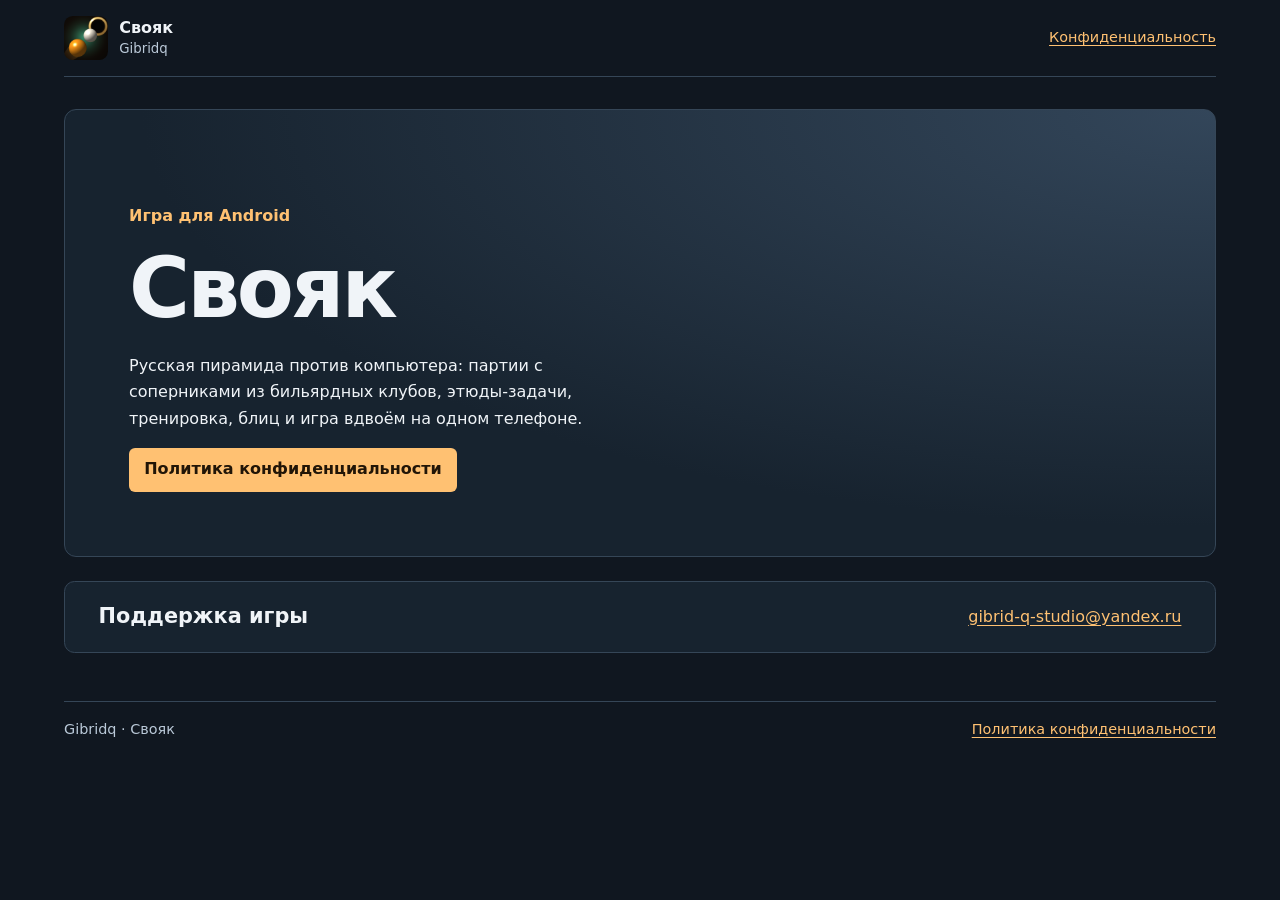
<file: index.html>
<!doctype html>
<html lang="ru">
<head>
  <meta charset="utf-8">
  <meta name="viewport" content="width=device-width, initial-scale=1">
  <meta name="description" content="Свояк от Gibridq. Поддержка и политика конфиденциальности.">
  <title>Свояк · Gibridq</title>
  <link rel="icon" href="assets/icon.png">
  <link rel="stylesheet" href="style.css">
</head>
<body>
  <a class="skip-link" href="#main">К содержанию</a>
  <header class="site-header wrap">
    <a class="brand" href="index.html" aria-current="page">
      <img src="assets/icon.png" width="44" height="44" alt="">
      <span>Свояк <small>Gibridq</small></span>
    </a>
    <nav aria-label="Основная навигация"><a href="privacy-ru.html">Конфиденциальность</a></nav>
  </header>
  <main id="main" class="wrap landing">
    <section class="hero" aria-labelledby="title">
      
      <div class="hero-content">
        <p class="eyebrow">Игра для Android</p>
        <h1 id="title">Свояк</h1>
        <p>Русская пирамида против компьютера: партии с соперниками из бильярдных клубов, этюды-задачи, тренировка, блиц и игра вдвоём на одном телефоне.</p>
        <a class="button" href="privacy-ru.html">Политика конфиденциальности</a>
      </div>
    </section>
    <section class="support" aria-labelledby="support">
      <h2 id="support">Поддержка игры</h2>
      <a href="mailto:gibrid-q-studio@yandex.ru">gibrid-q-studio@yandex.ru</a>
    </section>
  </main>
  <footer class="site-footer wrap">
    <span>Gibridq · Свояк</span>
    <a href="privacy-ru.html">Политика конфиденциальности</a>
  </footer>
</body>
</html>
</file>
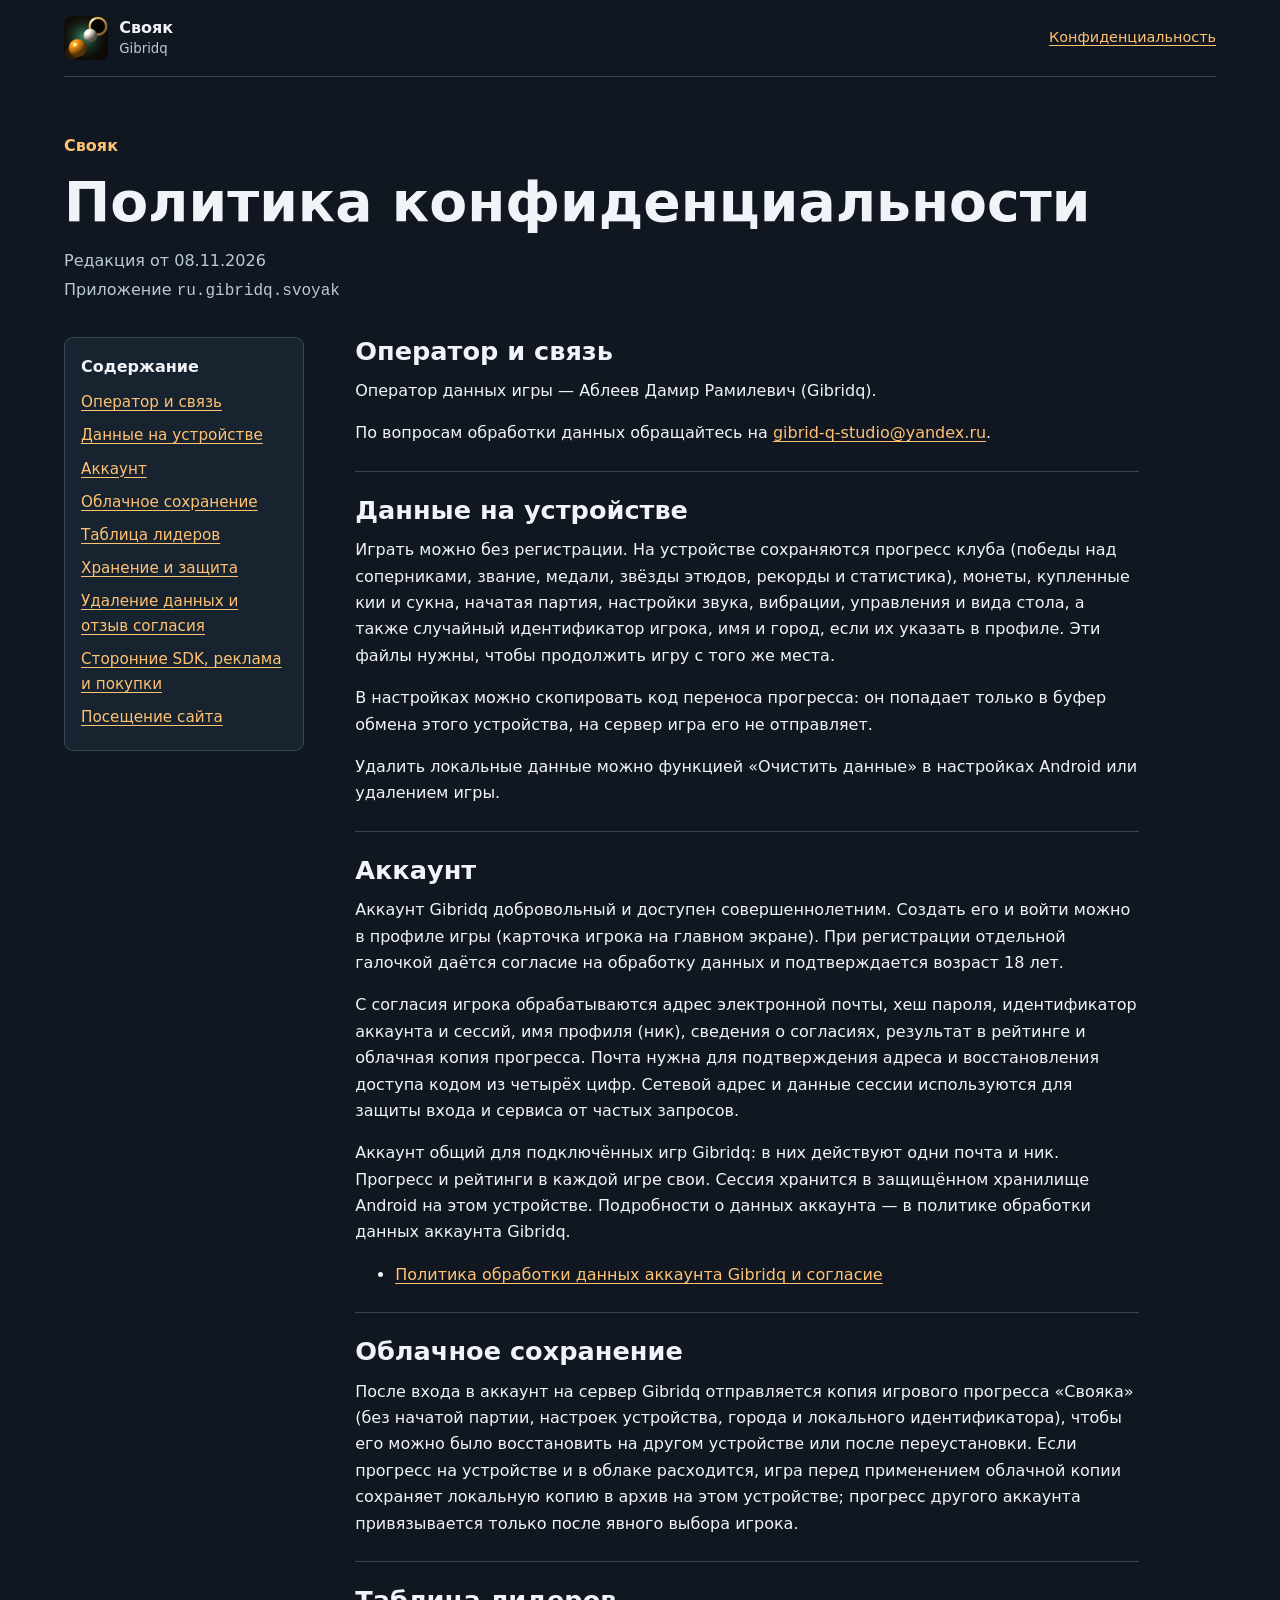
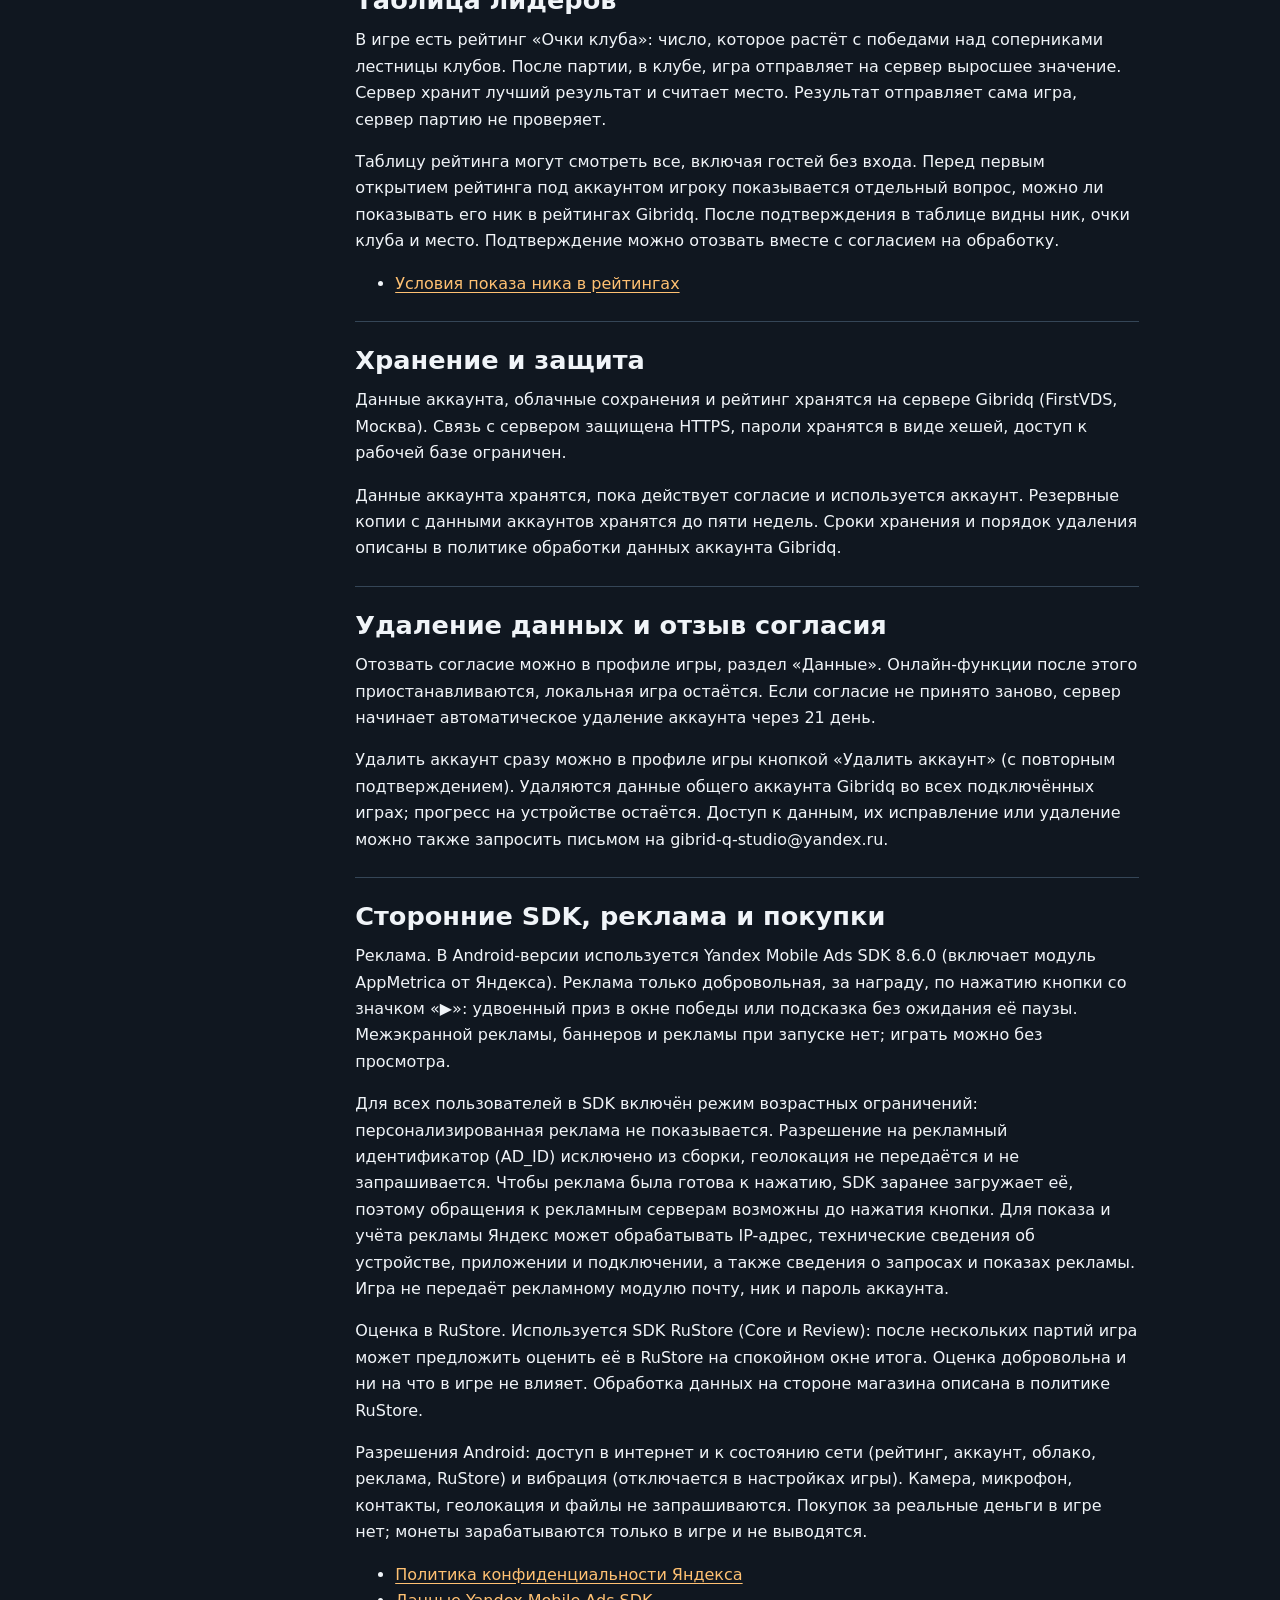
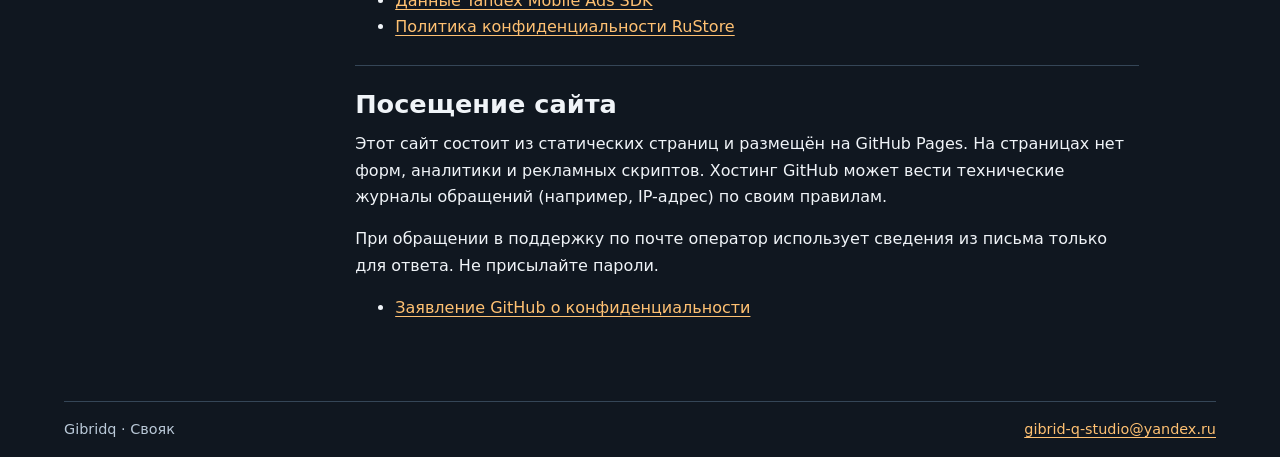
<file: privacy-ru.html>
<!doctype html>
<html lang="ru">
<head>
  <meta charset="utf-8">
  <meta name="viewport" content="width=device-width, initial-scale=1">
  <meta name="description" content="Политика конфиденциальности игры Свояк.">
  <title>Политика конфиденциальности · Свояк</title>
  <link rel="icon" href="assets/icon.png">
  <link rel="stylesheet" href="style.css">
</head>
<body>
  <a class="skip-link" href="#main">К содержанию</a>
  <header class="site-header wrap">
    <a class="brand" href="index.html">
      <img src="assets/icon.png" width="44" height="44" alt="">
      <span>Свояк <small>Gibridq</small></span>
    </a>
    <nav aria-label="Основная навигация"><a href="privacy-ru.html" aria-current="page">Конфиденциальность</a></nav>
  </header>
  <main id="main" class="wrap policy">
    <div class="policy-heading">
      <p class="eyebrow">Свояк</p>
      <h1>Политика конфиденциальности</h1>
      <p class="edition">Редакция от <time datetime="2026-11-08">08.11.2026</time></p>
      <p class="edition">Приложение <code>ru.gibridq.svoyak</code></p>
    </div>
    <div class="policy-layout">
      <nav class="contents" aria-label="Содержание политики">
        <p>Содержание</p>
        <ul>
          <li><a href="#operator">Оператор и связь</a></li>
<li><a href="#local">Данные на устройстве</a></li>
<li><a href="#account">Аккаунт</a></li>
<li><a href="#cloud">Облачное сохранение</a></li>
<li><a href="#ranking">Таблица лидеров</a></li>
<li><a href="#storage">Хранение и защита</a></li>
<li><a href="#delete">Удаление данных и отзыв согласия</a></li>
<li><a href="#sdk">Сторонние SDK, реклама и покупки</a></li>
<li><a href="#site">Посещение сайта</a></li>
        </ul>
      </nav>
      <article class="policy-text">
        <section id="operator"><h2>Оператор и связь</h2>
<p>Оператор данных игры — Аблеев Дамир Рамилевич (Gibridq).</p>
<p>По вопросам обработки данных обращайтесь на <a href="mailto:gibrid-q-studio@yandex.ru">gibrid-q-studio@yandex.ru</a>.</p>
</section>
<section id="local"><h2>Данные на устройстве</h2>
<p>Играть можно без регистрации. На устройстве сохраняются прогресс клуба (победы над соперниками, звание, медали, звёзды этюдов, рекорды и статистика), монеты, купленные кии и сукна, начатая партия, настройки звука, вибрации, управления и вида стола, а также случайный идентификатор игрока, имя и город, если их указать в профиле. Эти файлы нужны, чтобы продолжить игру с того же места.</p>
<p>В настройках можно скопировать код переноса прогресса: он попадает только в буфер обмена этого устройства, на сервер игра его не отправляет.</p>
<p>Удалить локальные данные можно функцией «Очистить данные» в настройках Android или удалением игры.</p>
</section>
<section id="account"><h2>Аккаунт</h2>
<p>Аккаунт Gibridq добровольный и доступен совершеннолетним. Создать его и войти можно в профиле игры (карточка игрока на главном экране). При регистрации отдельной галочкой даётся согласие на обработку данных и подтверждается возраст 18 лет.</p>
<p>С согласия игрока обрабатываются адрес электронной почты, хеш пароля, идентификатор аккаунта и сессий, имя профиля (ник), сведения о согласиях, результат в рейтинге и облачная копия прогресса. Почта нужна для подтверждения адреса и восстановления доступа кодом из четырёх цифр. Сетевой адрес и данные сессии используются для защиты входа и сервиса от частых запросов.</p>
<p>Аккаунт общий для подключённых игр Gibridq: в них действуют одни почта и ник. Прогресс и рейтинги в каждой игре свои. Сессия хранится в защищённом хранилище Android на этом устройстве. Подробности о данных аккаунта — в политике обработки данных аккаунта Gibridq.</p>
<ul><li><a href="https://api.gibridq-studio.ru/privacy/accounts">Политика обработки данных аккаунта Gibridq и согласие</a></li></ul>
</section>
<section id="cloud"><h2>Облачное сохранение</h2>
<p>После входа в аккаунт на сервер Gibridq отправляется копия игрового прогресса «Свояка» (без начатой партии, настроек устройства, города и локального идентификатора), чтобы его можно было восстановить на другом устройстве или после переустановки. Если прогресс на устройстве и в облаке расходится, игра перед применением облачной копии сохраняет локальную копию в архив на этом устройстве; прогресс другого аккаунта привязывается только после явного выбора игрока.</p>
</section>
<section id="ranking"><h2>Таблица лидеров</h2>
<p>В игре есть рейтинг «Очки клуба»: число, которое растёт с победами над соперниками лестницы клубов. После партии, в клубе, игра отправляет на сервер выросшее значение. Сервер хранит лучший результат и считает место. Результат отправляет сама игра, сервер партию не проверяет.</p>
<p>Таблицу рейтинга могут смотреть все, включая гостей без входа. Перед первым открытием рейтинга под аккаунтом игроку показывается отдельный вопрос, можно ли показывать его ник в рейтингах Gibridq. После подтверждения в таблице видны ник, очки клуба и место. Подтверждение можно отозвать вместе с согласием на обработку.</p>
<ul><li><a href="https://api.gibridq-studio.ru/privacy/rating-nickname-v3-svoyak">Условия показа ника в рейтингах</a></li></ul>
</section>
<section id="storage"><h2>Хранение и защита</h2>
<p>Данные аккаунта, облачные сохранения и рейтинг хранятся на сервере Gibridq (FirstVDS, Москва). Связь с сервером защищена HTTPS, пароли хранятся в виде хешей, доступ к рабочей базе ограничен.</p>
<p>Данные аккаунта хранятся, пока действует согласие и используется аккаунт. Резервные копии с данными аккаунтов хранятся до пяти недель. Сроки хранения и порядок удаления описаны в политике обработки данных аккаунта Gibridq.</p>
</section>
<section id="delete"><h2>Удаление данных и отзыв согласия</h2>
<p>Отозвать согласие можно в профиле игры, раздел «Данные». Онлайн-функции после этого приостанавливаются, локальная игра остаётся. Если согласие не принято заново, сервер начинает автоматическое удаление аккаунта через 21 день.</p>
<p>Удалить аккаунт сразу можно в профиле игры кнопкой «Удалить аккаунт» (с повторным подтверждением). Удаляются данные общего аккаунта Gibridq во всех подключённых играх; прогресс на устройстве остаётся. Доступ к данным, их исправление или удаление можно также запросить письмом на gibrid-q-studio@yandex.ru.</p>
</section>
<section id="sdk"><h2>Сторонние SDK, реклама и покупки</h2>
<p>Реклама. В Android-версии используется Yandex Mobile Ads SDK 8.6.0 (включает модуль AppMetrica от Яндекса). Реклама только добровольная, за награду, по нажатию кнопки со значком «▶»: удвоенный приз в окне победы или подсказка без ожидания её паузы. Межэкранной рекламы, баннеров и рекламы при запуске нет; играть можно без просмотра.</p>
<p>Для всех пользователей в SDK включён режим возрастных ограничений: персонализированная реклама не показывается. Разрешение на рекламный идентификатор (AD_ID) исключено из сборки, геолокация не передаётся и не запрашивается. Чтобы реклама была готова к нажатию, SDK заранее загружает её, поэтому обращения к рекламным серверам возможны до нажатия кнопки. Для показа и учёта рекламы Яндекс может обрабатывать IP-адрес, технические сведения об устройстве, приложении и подключении, а также сведения о запросах и показах рекламы. Игра не передаёт рекламному модулю почту, ник и пароль аккаунта.</p>
<p>Оценка в RuStore. Используется SDK RuStore (Core и Review): после нескольких партий игра может предложить оценить её в RuStore на спокойном окне итога. Оценка добровольна и ни на что в игре не влияет. Обработка данных на стороне магазина описана в политике RuStore.</p>
<p>Разрешения Android: доступ в интернет и к состоянию сети (рейтинг, аккаунт, облако, реклама, RuStore) и вибрация (отключается в настройках игры). Камера, микрофон, контакты, геолокация и файлы не запрашиваются. Покупок за реальные деньги в игре нет; монеты зарабатываются только в игре и не выводятся.</p>
<ul><li><a href="https://yandex.ru/legal/confidential/">Политика конфиденциальности Яндекса</a></li><li><a href="https://ads.yandex.com/helpcenter/en/dev/android/app-privacy-android">Данные Yandex Mobile Ads SDK</a></li><li><a href="https://www.rustore.ru/help/legal/privacy-policy-users">Политика конфиденциальности RuStore</a></li></ul>
</section>
<section id="site"><h2>Посещение сайта</h2>
<p>Этот сайт состоит из статических страниц и размещён на GitHub Pages. На страницах нет форм, аналитики и рекламных скриптов. Хостинг GitHub может вести технические журналы обращений (например, IP-адрес) по своим правилам.</p>
<p>При обращении в поддержку по почте оператор использует сведения из письма только для ответа. Не присылайте пароли.</p>
<ul><li><a href="https://docs.github.com/ru/site-policy/privacy-policies/github-general-privacy-statement">Заявление GitHub о конфиденциальности</a></li></ul>
</section>
      </article>
    </div>
  </main>
  <footer class="site-footer wrap">
    <span>Gibridq · Свояк</span>
    <a href="mailto:gibrid-q-studio@yandex.ru">gibrid-q-studio@yandex.ru</a>
  </footer>
</body>
</html>
</file>
<file: style.css>
:root {
  color-scheme: dark;
  --background: #101720;
  --panel: #17232f;
  --line: #354657;
  --text: #f0f4f8;
  --muted: #bac9d8;
  --accent: #ffc172;
  --accent-bright: #ffd8a1;
}

*, *::before, *::after { box-sizing: border-box; }
body {
  margin: 0;
  background: var(--background);
  color: var(--text);
  font: 1rem/1.65 system-ui, "Segoe UI", sans-serif;
  overflow-wrap: anywhere;
}
a { color: var(--accent); text-underline-offset: .21em; }
a:hover { color: var(--accent-bright); }
a:focus-visible { outline: 2px solid var(--accent-bright); outline-offset: 4px; }
h1, h2, p { margin-top: 0; }
h1, h2 { line-height: 1.15; }
.wrap { width: min(calc(100% - 2rem), 72rem); margin-inline: auto; }
.skip-link { position: absolute; top: -5rem; left: 1rem; padding: .65rem 1rem; background: var(--panel); }
.skip-link:focus { top: .5rem; z-index: 2; }

.site-header, .site-footer {
  display: flex;
  align-items: center;
  justify-content: space-between;
  flex-wrap: wrap;
  gap: .75rem 1.25rem;
  padding-block: 1rem;
}
.site-header { border-bottom: 1px solid var(--line); }
.site-header nav, .site-footer { font-size: .9rem; }
.site-footer { border-top: 1px solid var(--line); color: var(--muted); }
.brand {
  display: inline-flex;
  gap: .7rem;
  align-items: center;
  color: var(--text);
  font-weight: 750;
  line-height: 1.25;
  text-decoration: none;
}
.brand img { display: block; flex: none; object-fit: contain; border-radius: .55rem; }
.brand small { display: block; margin-top: .16rem; color: var(--muted); font-weight: 500; }
.eyebrow { margin-bottom: .75rem; color: var(--accent); font-weight: 700; }

.landing { padding-block: clamp(1rem, 4vw, 2rem) 3rem; }
.hero {
  position: relative;
  isolation: isolate;
  display: grid;
  align-items: end;
  min-height: clamp(20rem, 40vw, 28rem);
  padding: clamp(1.1rem, 5vw, 4rem);
  background: radial-gradient(ellipse at top right, #33465a, var(--panel) 66%);
  border: 1px solid var(--line);
  border-radius: .75rem;
}
.hero-art {
  position: absolute;
  z-index: -2;
  inset: 0;
  width: 100%;
  height: 100%;
  border-radius: inherit;
  object-fit: cover;
}
.hero-art + .hero-content::before {
  content: "";
  position: absolute;
  z-index: -1;
  inset: 0;
  border-radius: inherit;
  background: linear-gradient(15deg, #101720 15%, #101720df 46%, #10172066 100%);
}
.hero-content { max-width: 40rem; }
.hero h1 { margin-bottom: 1rem; font-size: clamp(2.25rem, 7vw, 5.2rem); letter-spacing: -.035em; }
.hero-content > p:not(.eyebrow) { max-width: 30rem; }
.button {
  display: inline-block;
  min-height: 2.75rem;
  padding: .7rem .95rem;
  background: var(--accent);
  color: #211507;
  border-radius: .38rem;
  font-weight: 720;
  line-height: 1.3;
  text-decoration: none;
}
.button:hover { background: var(--accent-bright); color: #211507; }
.support {
  display: flex;
  flex-wrap: wrap;
  justify-content: space-between;
  align-items: center;
  gap: .5rem 2rem;
  margin-top: 1.5rem;
  padding: 1.35rem clamp(1.1rem, 4vw, 2.1rem);
  background: var(--panel);
  border: 1px solid var(--line);
  border-radius: .65rem;
}
.support h2 { margin-bottom: 0; font-size: 1.3rem; }

.policy { padding-block: clamp(1.6rem, 5vw, 3.5rem); }
.policy-heading { margin-bottom: 2rem; }
.policy-heading h1 { margin-bottom: .8rem; font-size: clamp(1.7rem, 5.5vw, 3.45rem); }
.edition { margin-bottom: .2rem; color: var(--muted); }
.policy-layout { display: grid; grid-template-columns: 15rem minmax(0, 1fr); gap: clamp(1rem, 4vw, 3.25rem); }
.contents {
  position: sticky;
  align-self: start;
  top: 1rem;
  padding: 1rem;
  background: var(--panel);
  border: 1px solid var(--line);
  border-radius: .55rem;
}
.contents p { margin-bottom: .4rem; font-weight: 750; }
.contents ul { list-style: none; margin: 0; padding: 0; }
.contents a { display: block; padding-block: .25rem; font-size: .95rem; }
.policy-text { max-width: 49rem; }
.policy-text section { scroll-margin-top: 1.25rem; padding-block: 1.5rem; border-top: 1px solid var(--line); }
.policy-text section:first-child { padding-top: 0; border-top: 0; }
.policy-text h2 { margin-bottom: .75rem; font-size: clamp(1.25rem, 3vw, 1.6rem); }
.policy-text section > :last-child { margin-bottom: 0; }

@media (max-width: 760px), (max-height: 540px) {
  .contents { position: static; }
}
@media (max-width: 760px) {
  .policy-layout { grid-template-columns: minmax(0, 1fr); }
}
@media print {
  :root { color-scheme: light; }
  body { background: white; color: black; }
  a, .eyebrow, .edition { color: black; }
  .site-header, .site-footer, .contents, .skip-link { display: none; }
  .wrap { width: 100%; }
  .policy-layout { display: block; }
  .policy-text { max-width: none; }
  .policy-text h2 { break-after: avoid; }
}
</file>
